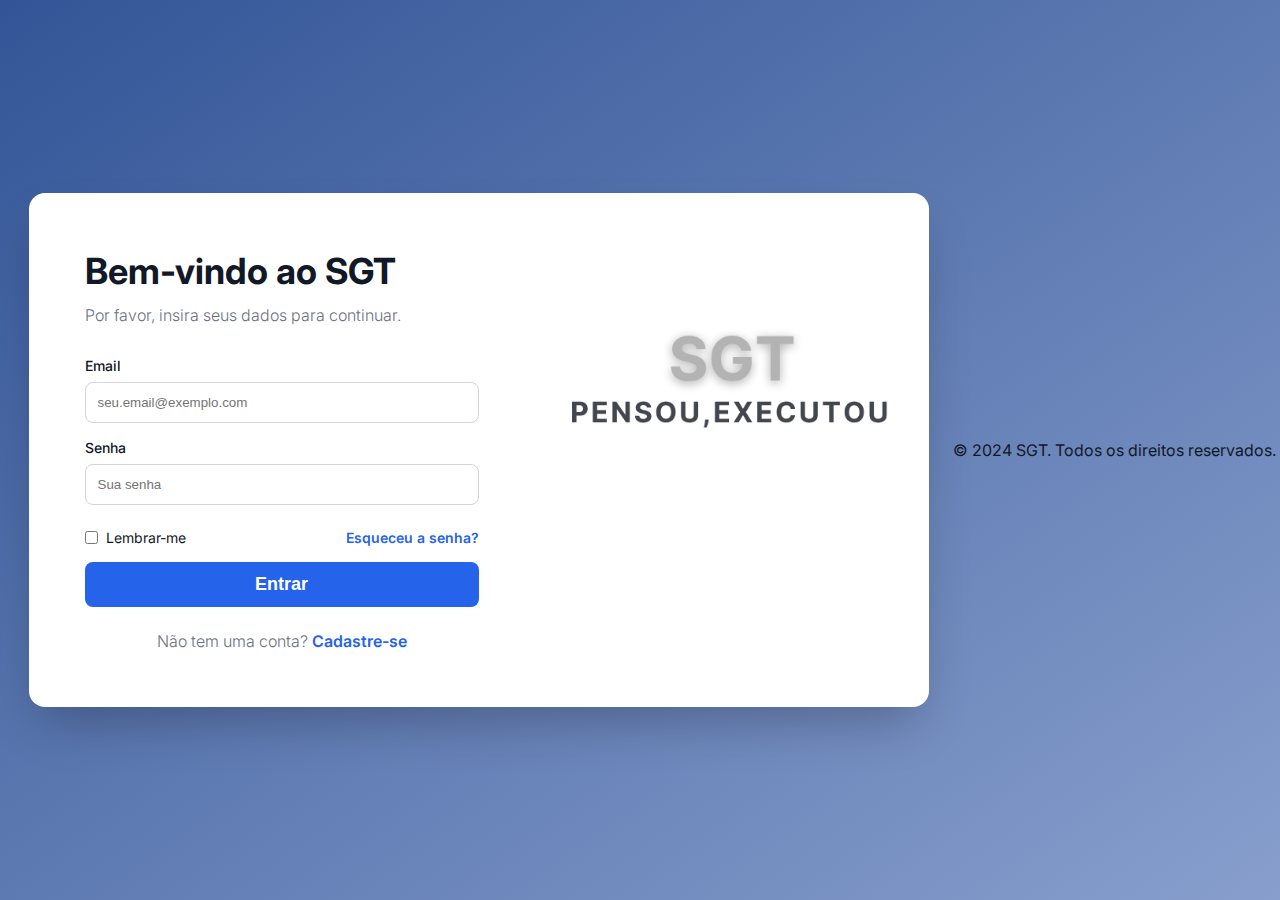
<file: index.html>
<!DOCTYPE html>
<html lang="pt-BR">
<head>
    <meta charset="UTF-8">
    <meta name="viewport" content="width=device-width, initial-scale=1.0">
    <title>SGT | Gerenciador de tarefas</title>
    
    <!-- Google Fonts: Inter -->
    <link rel="preconnect" href="https://fonts.googleapis.com">
    <link rel="preconnect" href="https://fonts.gstatic.com" crossorigin>
    <link href="https://fonts.googleapis.com/css2?family=Inter:wght@400;500;600;700&display=swap" rel="stylesheet">
    <link rel="stylesheet" href="CSS/estilo_login.css">
    <link rel="shortcut icon" href="imgs/logo.png" type="image/x-icon">
</head>
<body>

    <main class="login-container">
            
        <!-- Seção do Formulário (Esquerda) -->
        <section class="form-section">
            <h1 class="title">Bem-vindo ao SGT</h1>
            <p class="subtitle">
                Por favor, insira seus dados para continuar.
            </p>

            <form class="login-form">
                <!-- Campo de Email -->
                <div class="form-group">
                    <label for="email" class="form-label">Email</label>
                    <input 
                        type="email" 
                        id="email" 
                        name="email"
                        placeholder="seu.email@exemplo.com"
                        class="form-input"
                        required>
                </div>

                <!-- Campo de Senha -->
                <div class="form-group">
                    <label for="password" class="form-label">Senha</label>
                    <input 
                        type="password" 
                        id="password" 
                        name="password"
                        placeholder="Sua senha"
                        class="form-input"
                        required>
                </div>

                <!-- Opções (Lembrar-me e Esqueceu a senha) -->
                <div class="form-options">
                    <div class="remember-me">
                        <input type="checkbox" name="remember" id="remember">
                        <label for="remember" class="font-medium">Lembrar-me</label>
                    </div>
                    <a href="#" class="form-link">Esqueceu a senha?</a>
                </div>
                
                <!-- Botão de Login -->
                <button type="submit" class="submit-button">
                    Entrar
                </button>
            </form>
            
            <!-- Link para Cadastro -->
            <div class="signup-link">
                <p>
                    Não tem uma conta? 
                    <a href="cadastro.html" class="form-link">Cadastre-se</a>
                </p>
            </div>
        </section>

        <!-- Seção da Imagem/Logo (Direita) -->
        <section class="image-section">
            <img 
                src="imgs/SGT (1).png"
                alt="Imagem representando a marca da empresa"
                onerror="this.onerror=null;this.src='https://placehold.co/600x800/cccccc/ffffff?text=Erro+ao+carregar+imagem';">
        </section>

    </main>
    <footer class="footer">
        <p class="footer-text">
            &copy; 2024 SGT. Todos os direitos reservados.
        </p>
    <script src="js/script_login.js"></script>
</body>
</html>
</file>
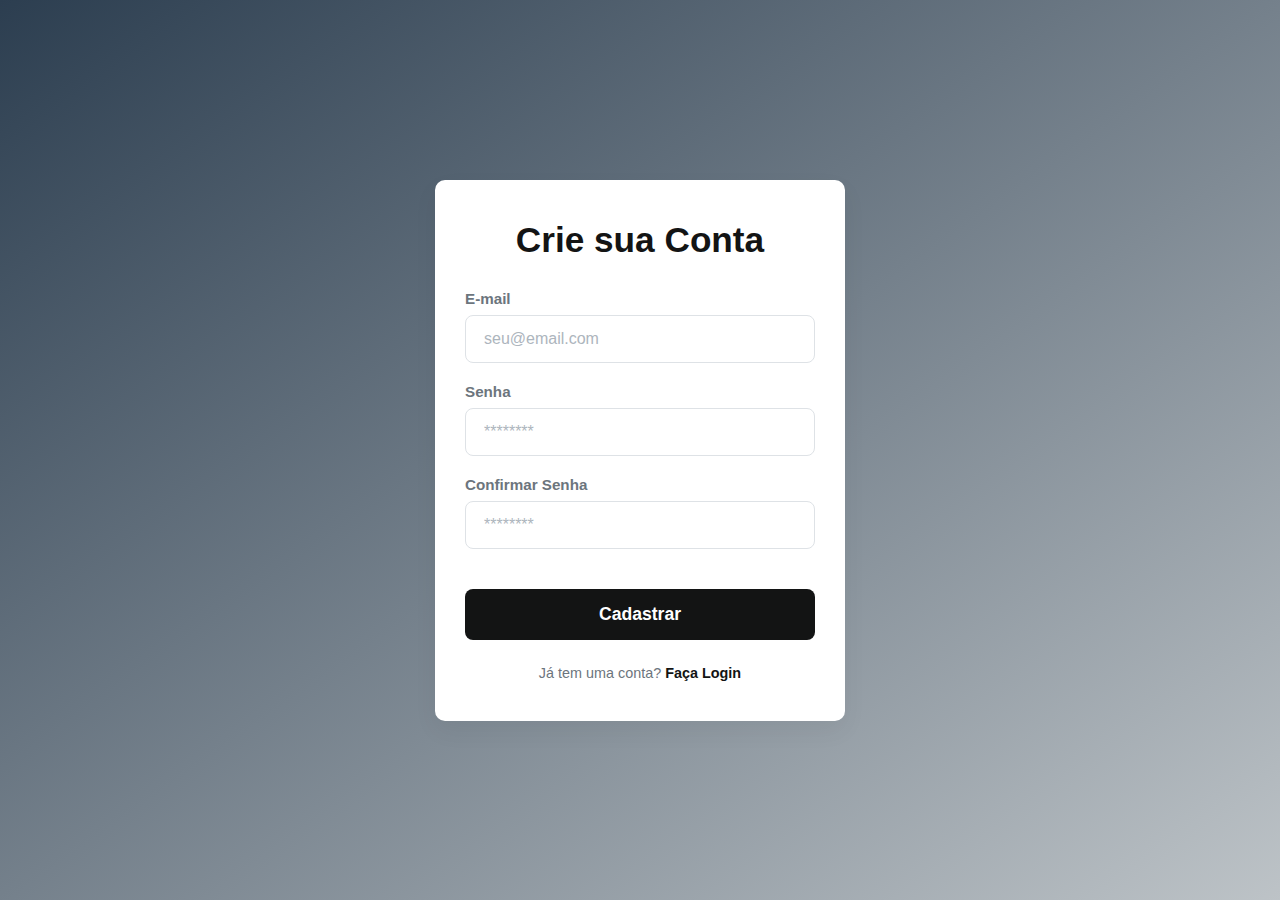
<file: cadastro.html>
<!DOCTYPE html>
<html lang="pt-br">
<head>
    <meta charset="UTF-8">
    <meta name="viewport" content="width=device-width, initial-scale=1.0">
    <title>Cadastro | SGT</title>
    <link rel="stylesheet" href="CSS/estilo_cadastro.css">
    <link href="https://fonts.googleapis.com/css2?family=Roboto:wght@400;700&display=swap" rel="stylesheet">
</head>
<body>
    <div class="container">
        <div class="form-card">
            <h2>Crie sua Conta</h2>
            <form>
                <div class="input-group">
                    <label for="email">E-mail</label>
                    <input type="email" id="email" name="email" placeholder="seu@email.com" required>
                </div>
                <div class="input-group">
                    <label for="senha">Senha</label>
                    <input type="password" id="senha" name="senha" placeholder="********" required>
                </div>
                <div class="input-group">
                    <label for="confirmar-senha">Confirmar Senha</label>
                    <input type="password" id="confirmar-senha" name="confirmar-senha" placeholder="********" required>
                </div>
                <button type="submit" class="btn-submit">Cadastrar</button>
            </form>
            <p class="login-link">Já tem uma conta? <a href="index.html">Faça Login</a></p>
        </div>
    </div>
</body>
</html>
</file>
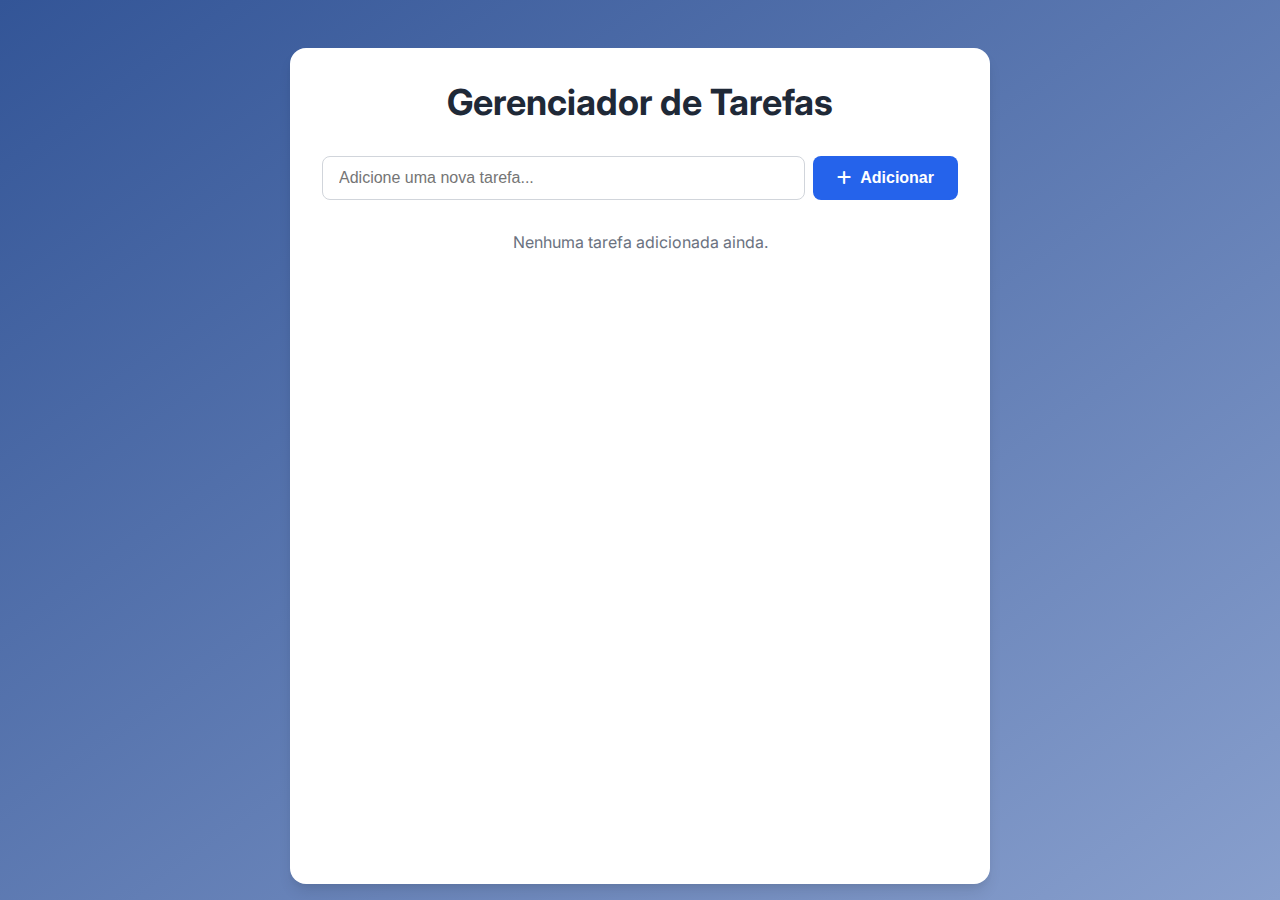
<file: tarefas.html>
<!DOCTYPE html>
<html lang="pt-BR">
<head>
    <meta charset="UTF-8">
    <meta name="viewport" content="width=device-width, initial-scale=1.0">
    <title>Gerenciador de Tarefas</title>

    <!-- Google Fonts: Inter -->
    <link rel="preconnect" href="https://fonts.googleapis.com">
    <link rel="preconnect" href="https://fonts.gstatic.com" crossorigin>
    <link href="https://fonts.googleapis.com/css2?family=Inter:wght@400;500;600;700&display=swap" rel="stylesheet">
    <link rel="stylesheet" href="CSS/estilo_tarefas.css">
    <!-- Font Awesome for Icons -->
    <link rel="stylesheet" href="https://cdnjs.cloudflare.com/ajax/libs/font-awesome/6.5.1/css/all.min.css" xintegrity="sha512-DTOQO9RWCH3ppGqcWaEA1BIZOC6xxalwEsw9c2QQeAIftl+Vegovlnee1c9QX4TctnWMn13TZye+giMm8e2LwA==" crossorigin="anonymous" referrerpolicy="no-referrer" />
</head>
<body>

    <main class="task-manager-container">
        <header>
            <h1>Gerenciador de Tarefas</h1>
        </header>

        <section id="add-task-section">
            <form id="add-task-form">
                <input type="text" id="task-input" placeholder="Adicione uma nova tarefa..." autocomplete="off">
                <button type="submit" class="btn-add">
                    <i class="fas fa-plus"></i>
                    <span class="d-none d-md-inline">Adicionar</span>
                </button>
            </form>
        </section>

        <section id="tasks-section">
            <ul id="task-list">
                <!-- As tarefas serão inseridas aqui via JavaScript -->
            </ul>
        </section>
    </main>
    
    <!-- Modal for editing tasks -->
    <div class="modal-overlay" id="edit-modal">
        <div class="modal-content">
            <h2>Editar Tarefa</h2>
            <input type="text" id="edit-input">
            <div class="modal-actions">
                <button class="btn btn-cancel" id="cancel-edit-btn">Cancelar</button>
                <button class="btn btn-save" id="save-edit-btn">Salvar</button>
            </div>
        </div>
    </div>
    <script src="script.js"></script>

</body>
</html>
</file>
<file: CSS/estilo_cadastro.css>
* {
  box-sizing: border-box;
  margin: 0;
  padding: 0;
  font-family: "Segoe UI", Tahoma, Geneva, Verdana, sans-serif;
}

/* Import Google Fonts - Roboto */
@import url('https://fonts.googleapis.com/css2?family=Roboto:wght@400;700&display=swap');

:root {
    --primary-color:rgb(19, 20, 20); /* Azul vibrante */
    --secondary-color: #6c757d; /* Cinza para textos secundários */
    --background-color: #f8f9fa; /* Fundo claro */
    --card-background: #ffffff; /* Fundo do card branco */
    --border-color: #dee2e6; /* Cor da borda */
    --text-color: #343a40; /* Cor padrão do texto */
    --shadow-light: rgba(0, 0, 0, 0.05); /* Sombra suave */
}

* {
    margin: 0;
    padding: 0;
    box-sizing: border-box;
}

body {
 background: linear-gradient(
    to bottom right,#2c3e50, #bdc3c7
  );
    display: flex;
    flex-direction: column;
    justify-content: center;
    align-items: center;
    min-height: 100vh;
    padding: 20px;
}

.container {
    width: 100%;
    max-width: 450px; /* Largura máxima para o formulário */
    padding: 20px;
}

.form-card {
    background-color: var(--card-background);
    padding: 40px 30px;
    border-radius: 10px;
    box-shadow: 0 10px 25px var(--shadow-light);
    text-align: center;
}

.form-card h2 {
    margin-bottom: 30px;
    color: var(--primary-color);
    font-size: 2.2em;
    font-weight: 700;
}

.input-group {
    margin-bottom: 20px;
    text-align: left;
}

.input-group label {
    display: block;
    margin-bottom: 8px;
    font-weight: 700;
    color: var(--secondary-color);
    font-size: 0.95em;
}

.input-group input[type="text"],
.input-group input[type="email"],
.input-group input[type="password"] {
    width: 100%;
    padding: 14px 18px;
    border: 1px solid var(--border-color);
    border-radius: 8px;
    font-size: 1em;
    color: var(--text-color);
    transition: border-color 0.3s ease, box-shadow 0.3s ease;
}

.input-group input[type="text"]::placeholder,
.input-group input[type="email"]::placeholder,
.input-group input[type="password"]::placeholder {
    color: #adb5bd; /* Cor do placeholder */
}

.input-group input[type="text"]:focus,
.input-group input[type="email"]:focus,
.input-group input[type="password"]:focus {
    border-color: var(--primary-color);
    box-shadow: 0 0 0 0.2rem rgba(0, 123, 255, 0.25);
    outline: none;
}

.btn-submit {
    width: 100%;
    padding: 15px;
    background-color: var(--primary-color);
    color: white;
    border: none;
    border-radius: 8px;
    font-size: 1.1em;
    font-weight: 700;
    cursor: pointer;
    transition: background-color 0.3s ease, transform 0.2s ease;
    margin-top: 20px;
}

.btn-submit:hover {
    background-color: #0056b3; /* Tom mais escuro de azul no hover */
    transform: translateY(-2px);
}

.btn-submit:active {
    transform: translateY(0);
}

.login-link {
    margin-top: 25px;
    font-size: 0.9em;
    color: var(--secondary-color);
}

.login-link a {
    color: var(--primary-color);
    text-decoration: none;
    font-weight: 700;
    transition: color 0.3s ease;
}

.login-link a:hover {
    color: #0056b3;
    text-decoration: underline;
}

/* Responsividade */
@media (max-width: 600px) {
    .form-card {
        padding: 30px 20px;
        margin: 0 15px; /* Adiciona margem nas laterais em telas menores */
    }

    .form-card h2 {
        font-size: 1.8em;
    }

    .input-group label {
        font-size: 0.9em;
    }

    .input-group input {
        padding: 12px 15px;
        font-size: 0.95em;
    }

    .btn-submit {
        padding: 12px;
        font-size: 1em;
    }
}

@media (max-width: 400px) {
    .form-card {
        padding: 25px 15px;
    }

    .form-card h2 {
        font-size: 1.6em;
        margin-bottom: 25px;
    }
}
</file>
<file: CSS/estilo_tarefas.css>
:root {
  --primary-blue: #2563eb;
  --primary-blue-hover: #1d4ed8;
  --light-gray-bg: #f3f4f6;
  --text-gray: #6b7280;
  --border-gray: #d1d5db;
  --white: #ffffff;
  --dark-text: #1f2937;
  --danger-red: #dc2626;
  --danger-red-hover: #b91c1c;
  --success-green: #16a34a;
}

/* Basic Reset and Body Styles */
* {
  margin: 0;
  padding: 0;
  box-sizing: border-box;
}

body {
  font-family: "Inter", sans-serif;
  background-color: var(--light-gray-bg);
  color: var(--dark-text);
  display: flex;
  justify-content: center;
  padding-top: 2rem;
  min-height: 100vh;
  background: linear-gradient(
    to bottom right,
    rgb(51, 85, 151),
    rgb(136, 159, 205)
  );
  transition: background-color 0.3s ease-in-out;
}

/* Main App Container */
.task-manager-container {
  width: 100%;
  max-width: 700px;
  background-color: var(--white);
  border-radius: 1rem;
  box-shadow: 0 10px 15px -3px rgba(0, 0, 0, 0.1),
    0 4px 6px -2px rgba(0, 0, 0, 0.05);
  padding: 2rem;
  margin: 1rem;
}

/* Header */
header {
  text-align: center;
  margin-bottom: 2rem;
}

header h1 {
  font-size: 2.25rem;
  font-weight: 700;
}

/* Add Task Form */
#add-task-form {
  display: flex;
  gap: 0.5rem;
  margin-bottom: 2rem;
}

#task-input {
  flex-grow: 1;
  padding: 0.75rem 1rem;
  border: 1px solid var(--border-gray);
  border-radius: 0.5rem;
  font-size: 1rem;
  transition: all 0.2s ease-in-out;
}

#task-input:focus {
  outline: none;
  border-color: var(--primary-blue);
  box-shadow: 0 0 0 3px rgba(37, 99, 235, 0.3);
}

.btn-add {
  padding: 0.75rem 1.5rem;
  border: none;
  background-color: var(--primary-blue);
  color: var(--white);
  border-radius: 0.5rem;
  font-weight: 600;
  font-size: 1rem;
  cursor: pointer;
  transition: background-color 0.3s;
  display: flex;
  align-items: center;
  gap: 0.5rem;
}

.btn-add:hover {
  background-color: var(--primary-blue-hover);
}

/* Task List */
#task-list {
  list-style: none;
  display: flex;
  flex-direction: column;
  gap: 1rem;
}

.task-item {
  display: flex;
  align-items: center;
  justify-content: space-between;
  padding: 1rem;
  background-color: #f9fafb;
  border: 1px solid var(--border-gray);
  border-radius: 0.5rem;
  transition: background-color 0.2s;
}

.task-item.completed {
  background-color: #eefbf3;
}

.task-item.completed .task-text {
  text-decoration: line-through;
  color: var(--text-gray);
}

.task-content {
  display: flex;
  align-items: center;
  gap: 1rem;
  flex-grow: 1;
}

.task-text {
  font-size: 1rem;
  word-break: break-all;
}

/* Task Action Buttons */
.task-actions {
  display: flex;
  gap: 0.5rem;
}

.action-btn {
  background: none;
  border: none;
  cursor: pointer;
  font-size: 1.1rem;
  padding: 0.5rem;
  border-radius: 50%;
  width: 36px;
  height: 36px;
  display: flex;
  align-items: center;
  justify-content: center;
  transition: background-color 0.2s;
}

.btn-complete {
  color: var(--success-green);
}
.btn-edit {
  color: var(--primary-blue);
}
.btn-delete {
  color: var(--danger-red);
}

.action-btn:hover {
  background-color: #e5e7eb;
}

/* Modal for Editing */
.modal-overlay {
  position: fixed;
  top: 0;
  left: 0;
  width: 100%;
  height: 100%;
  background-color: rgba(0, 0, 0, 0.5);
  display: flex;
  align-items: center;
  justify-content: center;
  z-index: 1000;
  visibility: hidden;
  opacity: 0;
  transition: opacity 0.3s, visibility 0.3s;
}

.modal-overlay.active {
  visibility: visible;
  opacity: 1;
}

.modal-content {
  background: var(--white);
  padding: 2rem;
  border-radius: 1rem;
  box-shadow: 0 10px 25px rgba(0, 0, 0, 0.2);
  width: 90%;
  max-width: 500px;
}

.modal-content h2 {
  margin-bottom: 1rem;
}

#edit-input {
  width: 100%;
  padding: 0.75rem 1rem;
  border: 1px solid var(--border-gray);
  border-radius: 0.5rem;
  font-size: 1rem;
  margin-bottom: 1rem;
}

.modal-actions {
  display: flex;
  justify-content: flex-end;
  gap: 0.5rem;
}

.btn {
  padding: 0.6rem 1.2rem;
  border: none;
  border-radius: 0.5rem;
  font-weight: 600;
  cursor: pointer;
  transition: background-color 0.3s, color 0.3s;
}

.btn-save {
  background-color: var(--primary-blue);
  color: var(--white);
}
.btn-save:hover {
  background-color: var(--primary-blue-hover);
}

.btn-cancel {
  background-color: transparent;
  border: 1px solid var(--border-gray);
  color: var(--dark-text);
}
.btn-cancel:hover {
  background-color: #f3f4f6;
}
/* Barra de pesquisa no canto superior direito */
#search-section {
  display: flex;
  justify-content: flex-end;
  margin-bottom: 1.5rem;
  justify-items: center;
  justify-content: center;
  align-items: center;
}

.search-input {
  width: 250px;
  padding: 0.6rem 1rem;
  border: 1px solid var(--border-gray);
  border-radius: 0.5rem;
  font-size: 1rem;
  transition: border-color 0.2s, box-shadow 0.2s;
  outline: none;
  justify-content: center;
  justify-items: center;
}

.search-input:focus {
  border-color: var(--primary-blue);
  box-shadow: 0 0 0 3px rgba(37, 99, 235, 0.15);
}
/* Responsive Design */
@media (max-width: 600px) {
  body {
    padding-top: 0;
  }
  .task-manager-container {
    margin: 0;
    border-radius: 0;
    min-height: 100vh;
    box-shadow: none;
  }
  header h1 {
    font-size: 1.8rem;
  }
  .task-item {
    flex-direction: column;
    align-items: flex-start;
    gap: 1rem;
  }
  .task-actions {
    width: 100%;
    justify-content: flex-end;
  }
}
</file>
<file: CSS/estilo_login.css>
/* Reset básico e configurações do corpo */
:root {
  --primary-blue: #2563eb;
  --primary-blue-hover: #1d4ed8;
  --light-gray: #f3f4f6;
  --text-gray: #6b7280;
  --border-gray: #d1d5db;
}

* {
  margin: 0;
  padding: 0;
  box-sizing: border-box;
}

body {
  font-family: "Inter", sans-serif;
  background-color: var(--light-gray);
  color: #111827;
  display: flex;
  align-items: center;
  justify-content: center;
  min-height: 100vh;
   background: linear-gradient(
    to bottom right,
    rgb(51, 85, 151),
    rgb(136, 159, 205)
  );
}

/* Container principal */
.login-container {
  display: flex;
  flex-direction: row;
  background-color: white;
  border-radius: 1rem; /* 16px */
  box-shadow: 0 25px 50px -12px rgba(0, 0, 0, 0.25);
  margin: 1.5rem; /* 24px */
  max-width: 900px;
  width: 100%;
}

/* Seção do formulário (Esquerda) */
.form-section {
  flex: 1;
  padding: 3.5rem; /* 56px */
  display: flex;
  flex-direction: column;
  justify-content: center;
}

.form-section .title {
  font-size: 2.25rem; /* 36px */
  font-weight: 700;
  margin-bottom: 0.75rem; /* 12px */
}

.form-section .subtitle {
  font-weight: 300;
  color: var(--text-gray);
  margin-bottom: 2rem; /* 32px */
}

/* Estilização do formulário */
.login-form {
  display: flex;
  flex-direction: column;
  gap: 1rem; /* 16px */
}

.form-group {
  display: flex;
  flex-direction: column;
}

.form-label {
  margin-bottom: 0.5rem; /* 8px */
  font-size: 0.875rem; /* 14px */
  font-weight: 500;
}

.form-input {
  width: 100%;
  padding: 0.75rem; /* 12px */
  border: 1px solid var(--border-gray);
  border-radius: 0.5rem; /* 8px */
  transition: all 0.2s ease-in-out;
}

.form-input::placeholder {
  font-weight: 300;
}

.form-input:focus {
  outline: none;
  border-color: var(--primary-blue);
  box-shadow: 0 0 0 2px rgba(37, 99, 235, 0.5);
}

/* Opções do formulário */
.form-options {
  display: flex;
  justify-content: space-between;
  align-items: center;
  font-size: 0.875rem; /* 14px */
  margin-top: 0.5rem;
}

.remember-me {
  display: flex;
  align-items: center;
  gap: 0.5rem;
}

.form-link {
  color: var(--primary-blue);
  font-weight: 600;
  text-decoration: none;
}

.form-link:hover {
  text-decoration: underline;
}

/* Botão de submissão */
.submit-button {
  width: 100%;
  background-color: var(--primary-blue);
  color: white;
  padding: 0.75rem; /* 12px */
  border: none;
  border-radius: 0.5rem; /* 8px */
  font-weight: 700;
  font-size: 1.125rem; /* 18px */
  cursor: pointer;
  transition: background-color 0.3s;
}

.submit-button:hover {
  background-color: var(--primary-blue-hover);
}

/* Link de cadastro */
.signup-link {
  text-align: center;
  margin-top: 1.5rem; /* 24px */
  font-weight: 300;
  color: var(--text-gray);
}

/* Seção da imagem (Direita) */
.image-section {
  flex: 1;
  position: relative;
  height: 100%;
  border-top-right-radius: 1rem; /* 16px */
  weight: 100%;
}

.image-section img {
  width: 100%;
  height: 100%;
  object-fit: cover;
  border-top-right-radius: 1rem;
  border-bottom-right-radius: 1rem;
  
}

/* Responsividade para telas menores */
@media (max-width: 768px) {
  .login-container {
    flex-direction: column;
    margin: 1rem;
  }
  .form-section {
    padding: 2rem; /* 32px */
  }
  .image-section {
    display: none;
  }
}
</file>
